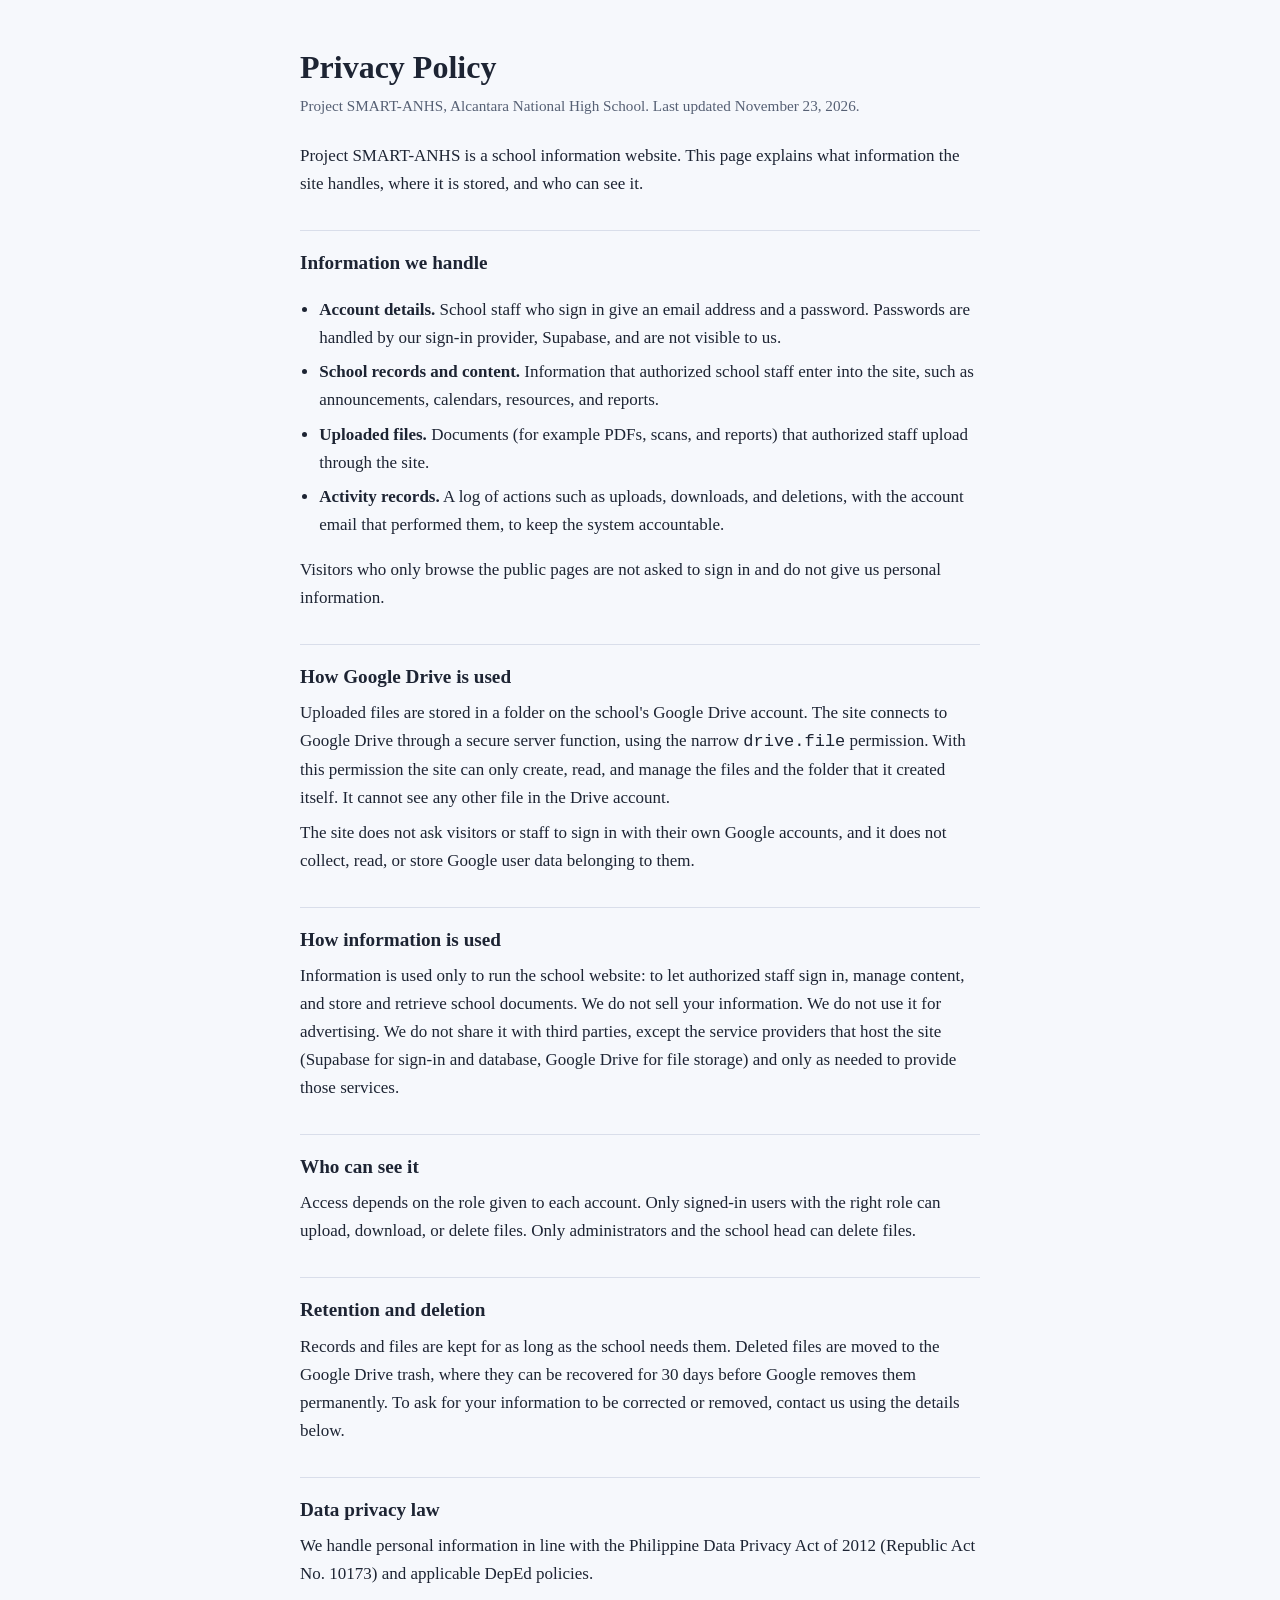
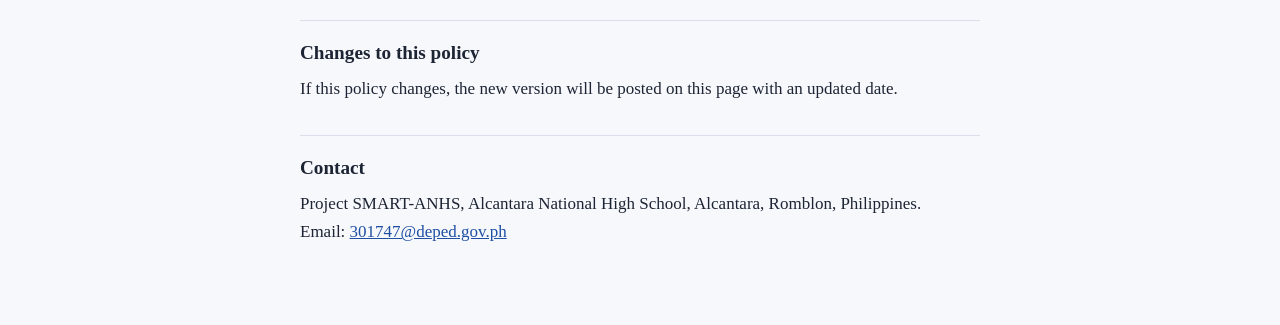
<file: privacy.html>
<!DOCTYPE html>
<html lang="en">
<head>
<meta charset="utf-8">
<meta name="viewport" content="width=device-width, initial-scale=1">
<title>Privacy Policy | Project SMART-ANHS</title>
<style>
  :root { --ink:#1d2433; --muted:#566074; --line:#d9deea; --accent:#1f4fa3; --bg:#f6f8fc; }
  * { box-sizing: border-box; }
  body { margin:0; background:var(--bg); color:var(--ink); font:17px/1.65 Georgia, "Times New Roman", serif; }
  main { max-width: 720px; margin: 0 auto; padding: 48px 20px 72px; }
  h1 { font-size: 2rem; line-height: 1.2; margin: 0 0 6px; }
  h2 { font-size: 1.2rem; margin: 2rem 0 .4rem; padding-top: 1rem; border-top: 1px solid var(--line); }
  p, li { margin: .4rem 0; }
  ul { padding-left: 1.2rem; }
  .meta { color: var(--muted); font-size: .95rem; margin-bottom: 1.5rem; }
  a { color: var(--accent); }
  a:focus-visible { outline: 3px solid var(--accent); outline-offset: 2px; }
</style>
</head>
<body>
<main>
  <h1>Privacy Policy</h1>
  <p class="meta">Project SMART-ANHS, Alcantara National High School. Last updated November 23, 2026.</p>

  <p>Project SMART-ANHS is a school information website. This page explains what information the site handles, where it is stored, and who can see it.</p>

  <h2>Information we handle</h2>
  <ul>
    <li><strong>Account details.</strong> School staff who sign in give an email address and a password. Passwords are handled by our sign-in provider, Supabase, and are not visible to us.</li>
    <li><strong>School records and content.</strong> Information that authorized school staff enter into the site, such as announcements, calendars, resources, and reports.</li>
    <li><strong>Uploaded files.</strong> Documents (for example PDFs, scans, and reports) that authorized staff upload through the site.</li>
    <li><strong>Activity records.</strong> A log of actions such as uploads, downloads, and deletions, with the account email that performed them, to keep the system accountable.</li>
  </ul>
  <p>Visitors who only browse the public pages are not asked to sign in and do not give us personal information.</p>

  <h2>How Google Drive is used</h2>
  <p>Uploaded files are stored in a folder on the school's Google Drive account. The site connects to Google Drive through a secure server function, using the narrow <code>drive.file</code> permission. With this permission the site can only create, read, and manage the files and the folder that it created itself. It cannot see any other file in the Drive account.</p>
  <p>The site does not ask visitors or staff to sign in with their own Google accounts, and it does not collect, read, or store Google user data belonging to them.</p>

  <h2>How information is used</h2>
  <p>Information is used only to run the school website: to let authorized staff sign in, manage content, and store and retrieve school documents. We do not sell your information. We do not use it for advertising. We do not share it with third parties, except the service providers that host the site (Supabase for sign-in and database, Google Drive for file storage) and only as needed to provide those services.</p>

  <h2>Who can see it</h2>
  <p>Access depends on the role given to each account. Only signed-in users with the right role can upload, download, or delete files. Only administrators and the school head can delete files.</p>

  <h2>Retention and deletion</h2>
  <p>Records and files are kept for as long as the school needs them. Deleted files are moved to the Google Drive trash, where they can be recovered for 30 days before Google removes them permanently. To ask for your information to be corrected or removed, contact us using the details below.</p>

  <h2>Data privacy law</h2>
  <p>We handle personal information in line with the Philippine Data Privacy Act of 2012 (Republic Act No. 10173) and applicable DepEd policies.</p>

  <h2>Changes to this policy</h2>
  <p>If this policy changes, the new version will be posted on this page with an updated date.</p>

  <h2>Contact</h2>
  <p>Project SMART-ANHS, Alcantara National High School, Alcantara, Romblon, Philippines.<br>
  Email: <a href="mailto:301747@deped.gov.ph">301747@deped.gov.ph</a></p>
</main>
</body>
</html>
</file>
